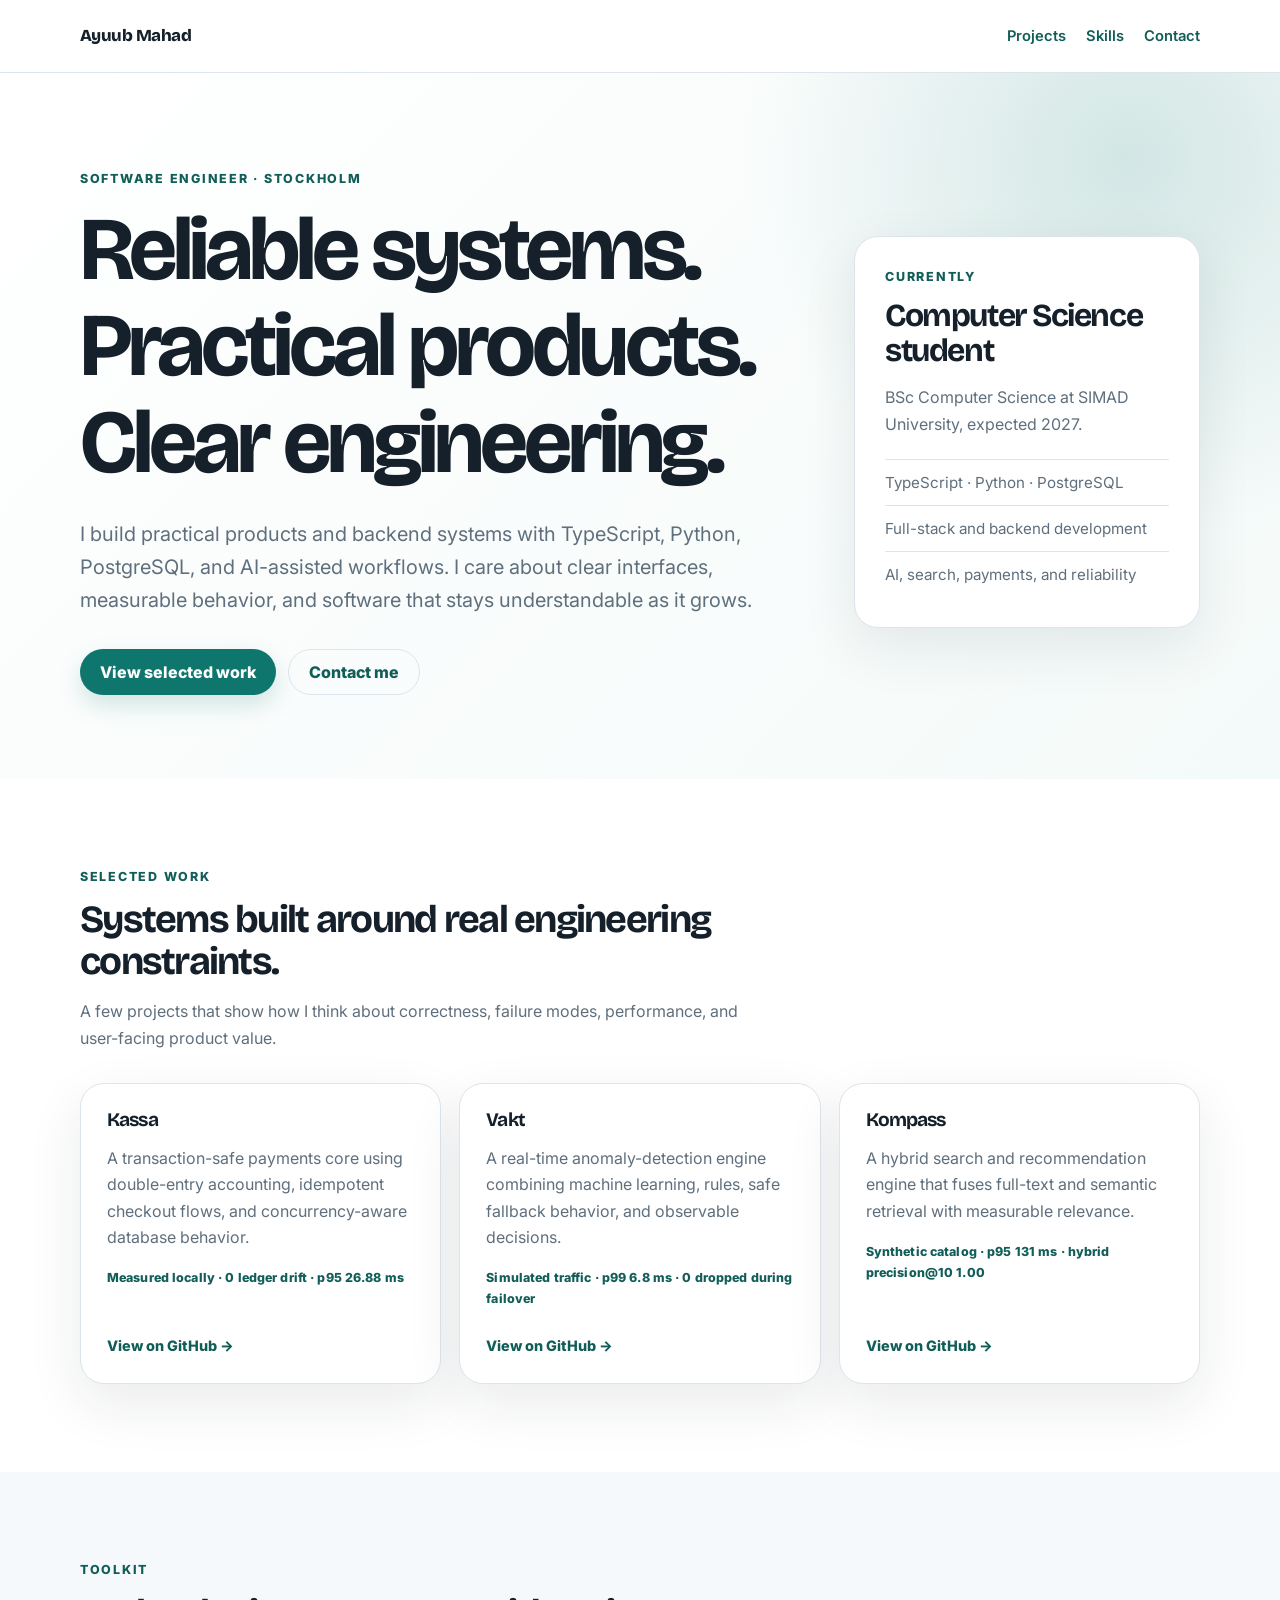
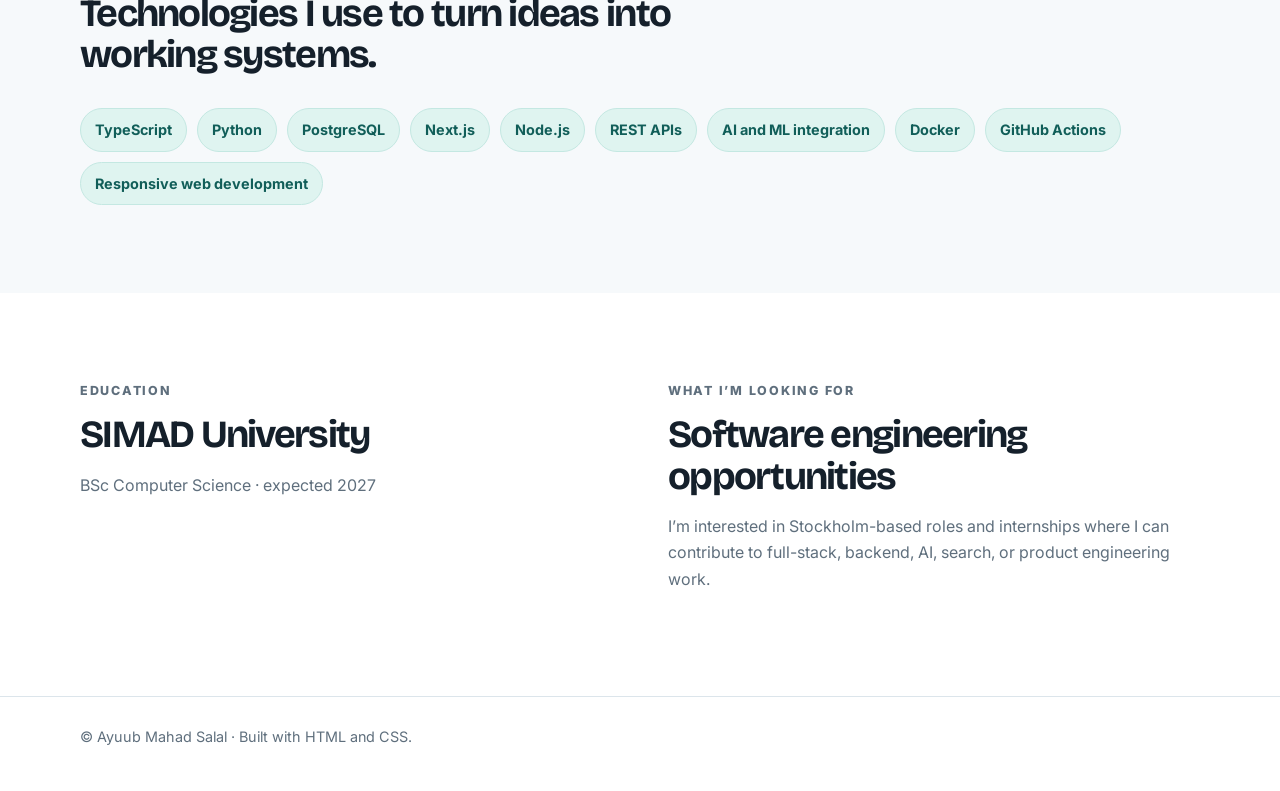
<file: index.html>
<!doctype html>
<html lang="en">
<head>
  <meta charset="UTF-8">
  <meta name="viewport" content="width=device-width, initial-scale=1">
  <meta name="description" content="Ayuub Mahad Salal — software engineer focused on full-stack and backend development.">
  <title>Ayuub Mahad Salal | Software Engineer</title>
  <link rel="preconnect" href="https://fonts.googleapis.com">
  <link rel="preconnect" href="https://fonts.gstatic.com" crossorigin>
  <link href="https://fonts.googleapis.com/css2?family=Bricolage+Grotesque:opsz,wght@12..96,500..800&family=Inter:wght@400;500;600;700;800&display=swap" rel="stylesheet">
  <link rel="stylesheet" href="styles.css">
</head>
<body>
  <header class="site-header">
    <div class="container nav">
      <a class="brand" href="index.html">Ayuub Mahad</a>
      <nav class="nav-links" aria-label="Primary navigation">
        <a href="#projects">Projects</a>
        <a href="#skills">Skills</a>
        <a href="contact_me.html">Contact</a>
      </nav>
    </div>
  </header>

  <main>
    <section class="hero">
      <div class="container hero-grid">
        <div>
          <p class="eyebrow">Software Engineer · Stockholm</p>
          <h1>Reliable systems. Practical products. Clear engineering.</h1>
          <p class="lead">
            I build practical products and backend systems with TypeScript, Python,
            PostgreSQL, and AI-assisted workflows. I care about clear interfaces,
            measurable behavior, and software that stays understandable as it grows.
          </p>
          <div class="actions">
            <a class="button" href="#projects">View selected work</a>
            <a class="button secondary" href="contact_me.html">Contact me</a>
          </div>
        </div>

        <aside class="hero-card">
          <p class="eyebrow">Currently</p>
          <h2>Computer Science student</h2>
          <p>BSc Computer Science at SIMAD University, expected 2027.</p>
          <ul class="clean-list">
            <li>TypeScript · Python · PostgreSQL</li>
            <li>Full-stack and backend development</li>
            <li>AI, search, payments, and reliability</li>
          </ul>
        </aside>
      </div>
    </section>

    <section id="projects">
      <div class="container">
        <div class="section-heading">
          <p class="eyebrow">Selected work</p>
          <h2>Systems built around real engineering constraints.</h2>
          <p>
            A few projects that show how I think about correctness, failure modes,
            performance, and user-facing product value.
          </p>
        </div>

        <div class="project-grid">
          <a class="project-card" href="https://github.com/Ayuubmahad/kassa" target="_blank" rel="noreferrer">
            <h3>Kassa</h3>
            <p>
              A transaction-safe payments core using double-entry accounting,
              idempotent checkout flows, and concurrency-aware database behavior.
            </p>
            <span class="metric">Measured locally · 0 ledger drift · p95 26.88 ms</span>
            <span class="project-link">View on GitHub →</span>
          </a>

          <a class="project-card" href="https://github.com/Ayuubmahad/vakt" target="_blank" rel="noreferrer">
            <h3>Vakt</h3>
            <p>
              A real-time anomaly-detection engine combining machine learning,
              rules, safe fallback behavior, and observable decisions.
            </p>
            <span class="metric">Simulated traffic · p99 6.8 ms · 0 dropped during failover</span>
            <span class="project-link">View on GitHub →</span>
          </a>

          <a class="project-card" href="https://github.com/Ayuubmahad/kompass" target="_blank" rel="noreferrer">
            <h3>Kompass</h3>
            <p>
              A hybrid search and recommendation engine that fuses full-text and
              semantic retrieval with measurable relevance.
            </p>
            <span class="metric">Synthetic catalog · p95 131 ms · hybrid precision@10 1.00</span>
            <span class="project-link">View on GitHub →</span>
          </a>
        </div>
      </div>
    </section>

    <section id="skills" class="section-alt">
      <div class="container">
        <div class="section-heading">
          <p class="eyebrow">Toolkit</p>
          <h2>Technologies I use to turn ideas into working systems.</h2>
        </div>
        <div class="skills" aria-label="Skills">
          <span class="skill">TypeScript</span>
          <span class="skill">Python</span>
          <span class="skill">PostgreSQL</span>
          <span class="skill">Next.js</span>
          <span class="skill">Node.js</span>
          <span class="skill">REST APIs</span>
          <span class="skill">AI and ML integration</span>
          <span class="skill">Docker</span>
          <span class="skill">GitHub Actions</span>
          <span class="skill">Responsive web development</span>
        </div>
      </div>
    </section>

    <section>
      <div class="container split">
        <div>
          <p class="eyebrow">Education</p>
          <h2>SIMAD University</h2>
          <p>BSc Computer Science · expected 2027</p>
        </div>
        <div>
          <p class="eyebrow">What I’m looking for</p>
          <h2>Software engineering opportunities</h2>
          <p>
            I’m interested in Stockholm-based roles and internships where I can
            contribute to full-stack, backend, AI, search, or product engineering work.
          </p>
        </div>
      </div>
    </section>
  </main>

  <footer class="site-footer">
    <div class="container">
      <p>© Ayuub Mahad Salal · Built with HTML and CSS.</p>
    </div>
  </footer>
</body>
</html>
</file>
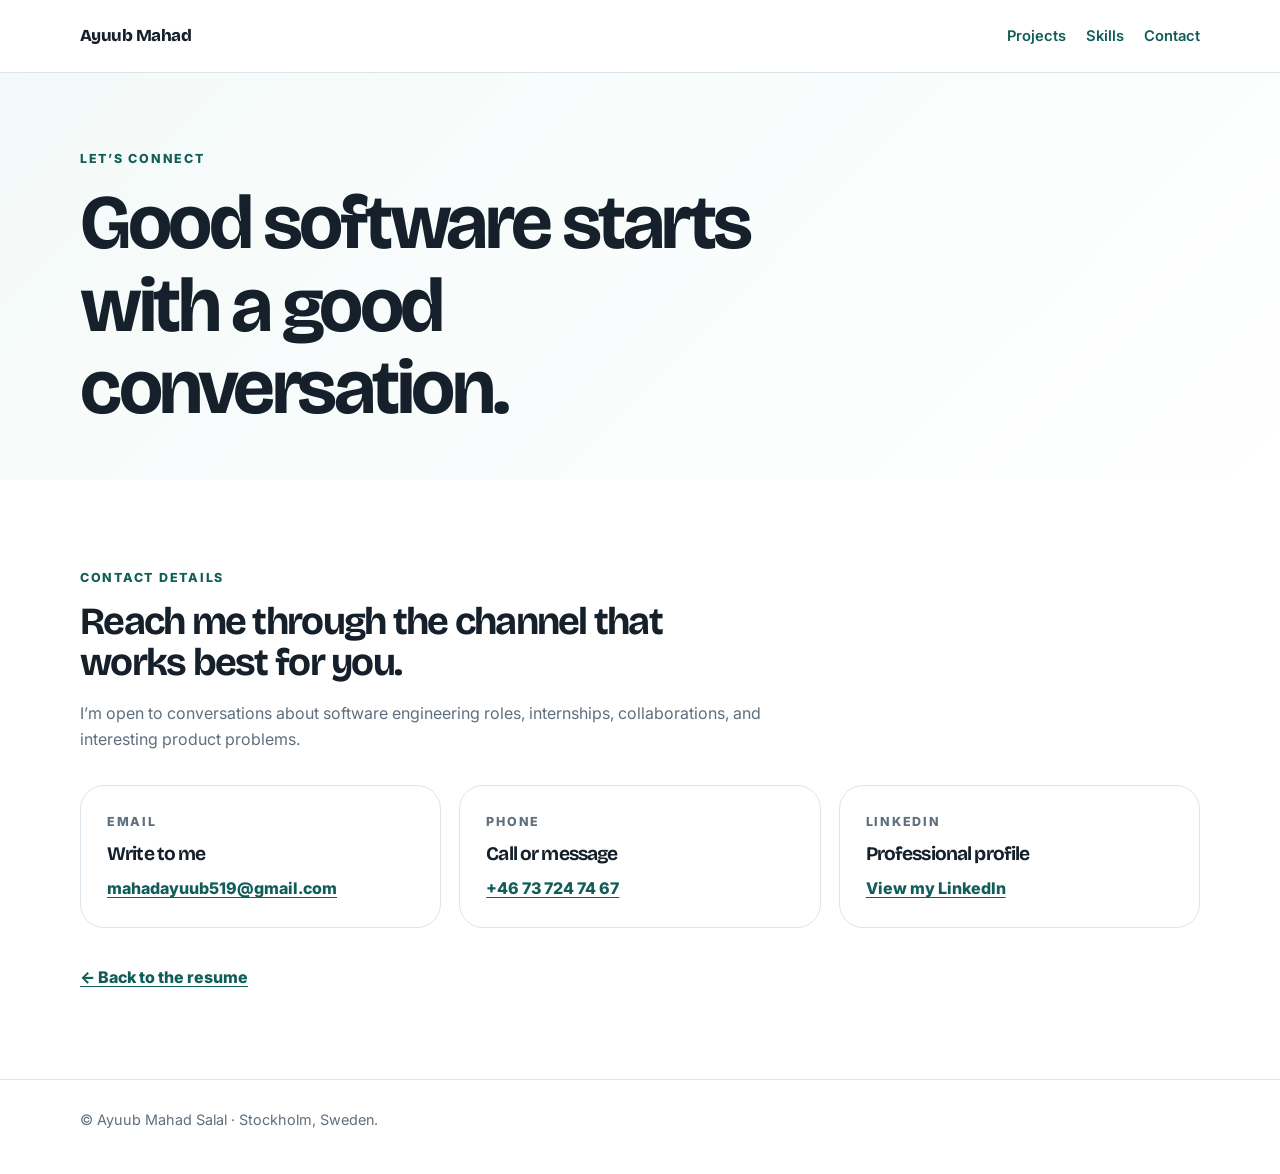
<file: contact_me.html>
<!doctype html>
<html lang="en">
<head>
  <meta charset="UTF-8">
  <meta name="viewport" content="width=device-width, initial-scale=1">
  <meta name="description" content="Contact Ayuub Mahad Salal.">
  <title>Contact | Ayuub Mahad Salal</title>
  <link rel="preconnect" href="https://fonts.googleapis.com">
  <link rel="preconnect" href="https://fonts.gstatic.com" crossorigin>
  <link href="https://fonts.googleapis.com/css2?family=Bricolage+Grotesque:opsz,wght@12..96,500..800&family=Inter:wght@400;500;600;700;800&display=swap" rel="stylesheet">
  <link rel="stylesheet" href="styles.css">
</head>
<body>
  <header class="site-header">
    <div class="container nav">
      <a class="brand" href="index.html">Ayuub Mahad</a>
      <nav class="nav-links" aria-label="Primary navigation">
        <a href="index.html#projects">Projects</a>
        <a href="index.html#skills">Skills</a>
        <a href="contact_me.html" aria-current="page">Contact</a>
      </nav>
    </div>
  </header>

  <main>
    <section class="page-hero">
      <div class="container">
        <p class="eyebrow">Let’s connect</p>
        <h1>Good software starts with a good conversation.</h1>
      </div>
    </section>

    <section>
      <div class="container">
        <div class="section-heading">
          <p class="eyebrow">Contact details</p>
          <h2>Reach me through the channel that works best for you.</h2>
          <p>
            I’m open to conversations about software engineering roles,
            internships, collaborations, and interesting product problems.
          </p>
        </div>

        <div class="contact-grid">
          <article class="card">
            <p class="eyebrow">Email</p>
            <h3>Write to me</h3>
            <a href="mailto:mahadayuub519@gmail.com">mahadayuub519@gmail.com</a>
          </article>

          <article class="card">
            <p class="eyebrow">Phone</p>
            <h3>Call or message</h3>
            <a href="tel:+46737247467">+46 73 724 74 67</a>
          </article>

          <article class="card">
            <p class="eyebrow">LinkedIn</p>
            <h3>Professional profile</h3>
            <a href="https://www.linkedin.com/in/ayuub-salal-09b48621b/" target="_blank" rel="noreferrer">
              View my LinkedIn
            </a>
          </article>
        </div>

        <a class="back-link" href="index.html">← Back to the resume</a>
      </div>
    </section>
  </main>

  <footer class="site-footer">
    <div class="container">
      <p>© Ayuub Mahad Salal · Stockholm, Sweden.</p>
    </div>
  </footer>
</body>
</html>
</file>
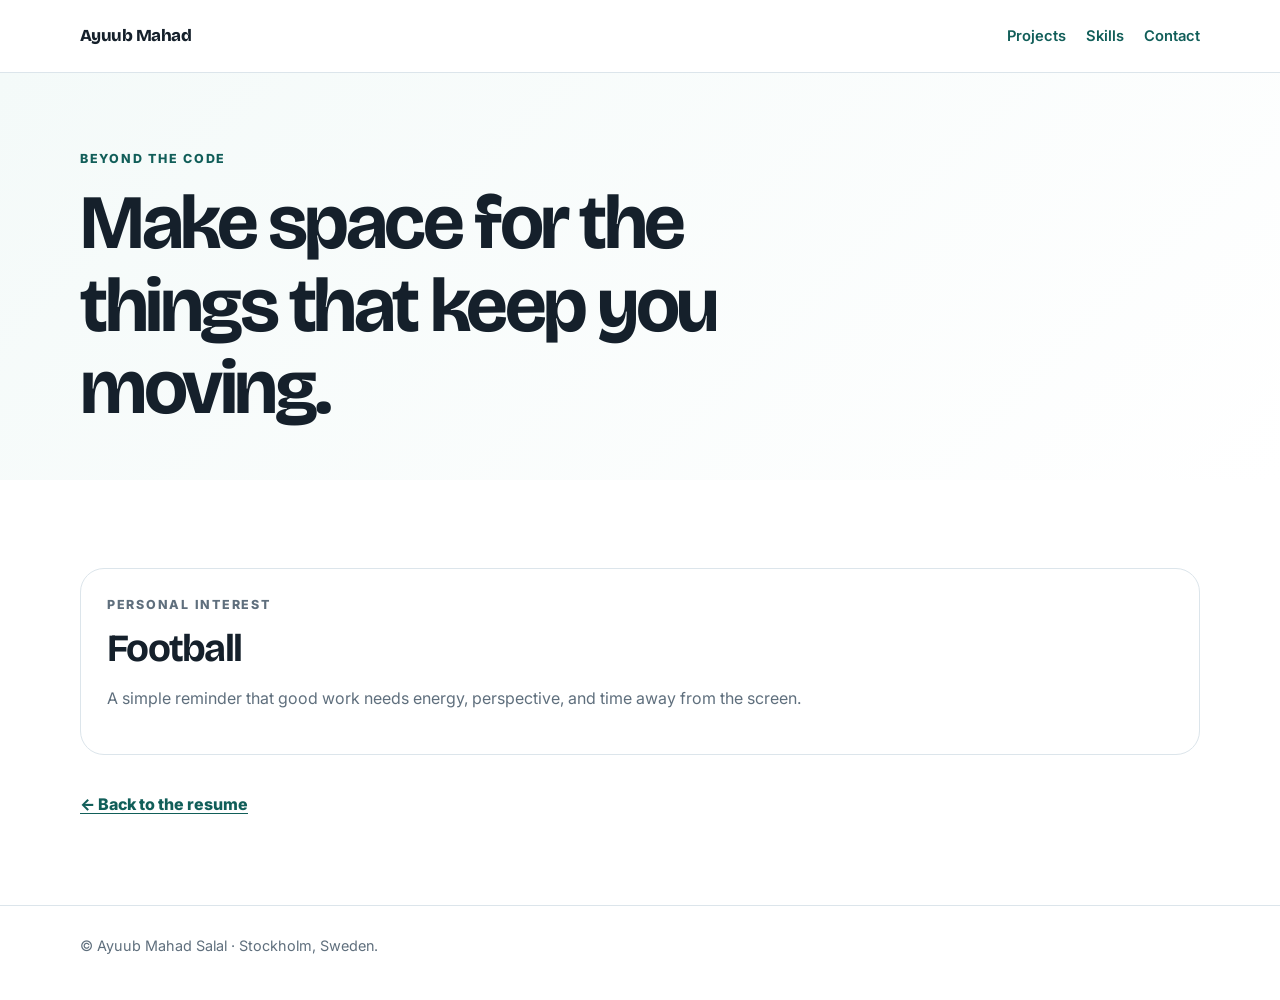
<file: myhobbies.html>
<!doctype html>
<html lang="en">
<head>
  <meta charset="UTF-8">
  <meta name="viewport" content="width=device-width, initial-scale=1">
  <meta name="description" content="A little beyond the code: football and interests.">
  <title>Beyond the Code | Ayuub Mahad Salal</title>
  <link rel="preconnect" href="https://fonts.googleapis.com">
  <link rel="preconnect" href="https://fonts.gstatic.com" crossorigin>
  <link href="https://fonts.googleapis.com/css2?family=Bricolage+Grotesque:opsz,wght@12..96,500..800&family=Inter:wght@400;500;600;700;800&display=swap" rel="stylesheet">
  <link rel="stylesheet" href="styles.css">
</head>
<body>
  <header class="site-header">
    <div class="container nav">
      <a class="brand" href="index.html">Ayuub Mahad</a>
      <nav class="nav-links" aria-label="Primary navigation">
        <a href="index.html#projects">Projects</a>
        <a href="index.html#skills">Skills</a>
        <a href="contact_me.html">Contact</a>
      </nav>
    </div>
  </header>

  <main>
    <section class="page-hero">
      <div class="container">
        <p class="eyebrow">Beyond the code</p>
        <h1>Make space for the things that keep you moving.</h1>
      </div>
    </section>

    <section>
      <div class="container">
        <article class="card">
          <p class="eyebrow">Personal interest</p>
          <h2>Football</h2>
          <p>
            A simple reminder that good work needs energy, perspective, and time
            away from the screen.
          </p>
        </article>
        <a class="back-link" href="index.html">← Back to the resume</a>
      </div>
    </section>
  </main>

  <footer class="site-footer">
    <div class="container">
      <p>© Ayuub Mahad Salal · Stockholm, Sweden.</p>
    </div>
  </footer>
</body>
</html>
</file>
<file: styles.css>
:root {
  --ink: #15202b;
  --muted: #5f6f7d;
  --line: #dce5eb;
  --surface: #f6f9fb;
  --accent: #0f766e;
  --accent-dark: #115e59;
  --accent-soft: #dff4f0;
  --white: #ffffff;
  --shadow: 0 20px 55px rgba(21, 32, 43, 0.09);
  --display: "Bricolage Grotesque", "Inter", system-ui, sans-serif;
  --body: "Inter", "Segoe UI", system-ui, sans-serif;
}

* { box-sizing: border-box; }

html { scroll-behavior: smooth; }

body {
  margin: 0;
  color: var(--ink);
  background: var(--white);
  font-family: var(--body);
  line-height: 1.65;
}

a {
  color: var(--accent-dark);
  text-decoration-thickness: 0.08em;
  text-underline-offset: 0.2em;
}

a:hover { color: var(--accent); }

.container {
  width: min(1120px, calc(100% - 40px));
  margin: 0 auto;
}

.site-header {
  border-bottom: 1px solid var(--line);
  background: rgba(255, 255, 255, 0.94);
  position: sticky;
  top: 0;
  z-index: 10;
  backdrop-filter: blur(14px);
}

.nav {
  min-height: 72px;
  display: flex;
  align-items: center;
  justify-content: space-between;
  gap: 24px;
}

.brand {
  color: var(--ink);
  font-family: var(--display);
  font-size: 1.05rem;
  font-weight: 800;
  letter-spacing: -0.03em;
  text-decoration: none;
}

.nav-links {
  display: flex;
  flex-wrap: wrap;
  gap: 20px;
  font-size: 0.92rem;
  font-weight: 600;
}

.nav-links a { text-decoration: none; }

.hero {
  padding: 96px 0 84px;
  background:
    radial-gradient(circle at 88% 12%, rgba(15, 118, 110, 0.16), transparent 30%),
    linear-gradient(135deg, #ffffff 0%, #f4faf9 100%);
}

.hero-grid {
  display: grid;
  grid-template-columns: minmax(0, 1.35fr) minmax(280px, 0.65fr);
  gap: 56px;
  align-items: center;
}

.eyebrow {
  margin: 0 0 12px;
  color: var(--accent-dark);
  font-size: 0.78rem;
  font-weight: 800;
  letter-spacing: 0.14em;
  text-transform: uppercase;
}

h1, h2, h3 {
  margin: 0;
  font-family: var(--display);
  line-height: 1.08;
  letter-spacing: -0.045em;
}

h1 {
  max-width: 760px;
  font-size: clamp(3rem, 7vw, 6.3rem);
}

h2 { font-size: clamp(1.8rem, 3vw, 2.8rem); }

h3 { font-size: 1.2rem; }

.lead {
  max-width: 680px;
  margin: 26px 0 0;
  color: var(--muted);
  font-size: clamp(1.05rem, 2vw, 1.25rem);
}

.actions {
  display: flex;
  flex-wrap: wrap;
  gap: 12px;
  margin-top: 32px;
}

.button {
  display: inline-flex;
  align-items: center;
  justify-content: center;
  min-height: 46px;
  padding: 0 20px;
  border-radius: 999px;
  background: var(--accent);
  color: var(--white);
  font-weight: 800;
  text-decoration: none;
  box-shadow: 0 10px 24px rgba(15, 118, 110, 0.18);
}

.button:hover {
  background: var(--accent-dark);
  color: var(--white);
  transform: translateY(-1px);
}

.button.secondary {
  background: transparent;
  color: var(--accent-dark);
  border: 1px solid var(--line);
  box-shadow: none;
}

.hero-card, .card, .project-card {
  border: 1px solid var(--line);
  border-radius: 24px;
  background: var(--white);
  box-shadow: var(--shadow);
}

.hero-card {
  padding: 30px;
}

.hero-card h2 { font-size: 2rem; }

.hero-card p:not(.eyebrow) { color: var(--muted); }

.clean-list {
  margin: 22px 0 0;
  padding: 0;
  list-style: none;
}

.clean-list li {
  padding: 10px 0;
  border-top: 1px solid var(--line);
  color: var(--muted);
  font-size: 0.95rem;
}

section { padding: 88px 0; }

.section-heading {
  max-width: 690px;
  margin-bottom: 32px;
}

.section-heading p:last-child {
  color: var(--muted);
  margin: 16px 0 0;
}

.project-grid {
  display: grid;
  grid-template-columns: repeat(3, minmax(0, 1fr));
  gap: 18px;
}

.project-card {
  display: flex;
  flex-direction: column;
  min-height: 300px;
  padding: 26px;
  color: var(--ink);
  text-decoration: none;
  transition: transform 160ms ease, box-shadow 160ms ease;
}

.project-card:hover {
  color: var(--ink);
  transform: translateY(-5px);
  box-shadow: 0 24px 60px rgba(21, 32, 43, 0.14);
}

.project-card p {
  margin: 14px 0 0;
  color: var(--muted);
}

.project-card .metric {
  display: block;
  margin-top: 18px;
  color: var(--accent-dark);
  font-size: 0.78rem;
  font-weight: 800;
  letter-spacing: 0.01em;
}

.project-card .project-link {
  margin-top: auto;
  padding-top: 24px;
  color: var(--accent-dark);
  font-size: 0.9rem;
  font-weight: 800;
}

.section-alt { background: var(--surface); }

.skills {
  display: flex;
  flex-wrap: wrap;
  gap: 10px;
  margin-top: 26px;
}

.skill {
  padding: 9px 14px;
  border: 1px solid #c4e8e2;
  border-radius: 999px;
  background: var(--accent-soft);
  color: var(--accent-dark);
  font-size: 0.9rem;
  font-weight: 700;
}

.split {
  display: grid;
  grid-template-columns: 1fr 1fr;
  gap: 56px;
}

.split p { color: var(--muted); }

.page-hero {
  padding: 76px 0 50px;
  background: linear-gradient(135deg, #f4faf9 0%, #ffffff 100%);
}

.page-hero h1 { font-size: clamp(2.8rem, 6vw, 5.5rem); }

.contact-grid {
  display: grid;
  grid-template-columns: repeat(3, minmax(0, 1fr));
  gap: 18px;
}

.card {
  padding: 26px;
  box-shadow: none;
}

.card p { color: var(--muted); }

.card a {
  display: inline-block;
  margin-top: 10px;
  font-weight: 800;
  word-break: break-word;
}

.site-footer {
  padding: 28px 0 42px;
  border-top: 1px solid var(--line);
  color: var(--muted);
  font-size: 0.9rem;
}

.site-footer p { margin: 0; }

.back-link {
  display: inline-block;
  margin-top: 36px;
  font-weight: 800;
}

@media (max-width: 820px) {
  .hero { padding: 72px 0 64px; }
  .hero-grid, .split { grid-template-columns: 1fr; gap: 30px; }
  .project-grid { grid-template-columns: 1fr; }
  .contact-grid { grid-template-columns: 1fr; }
  section { padding: 64px 0; }
}

@media (max-width: 520px) {
  .container { width: min(100% - 28px, 1120px); }
  .nav { align-items: flex-start; padding: 18px 0; flex-direction: column; gap: 10px; }
  .nav-links { gap: 14px; }
  h1 { font-size: clamp(2.7rem, 15vw, 4.4rem); }
  .button { width: 100%; }
}
</file>
